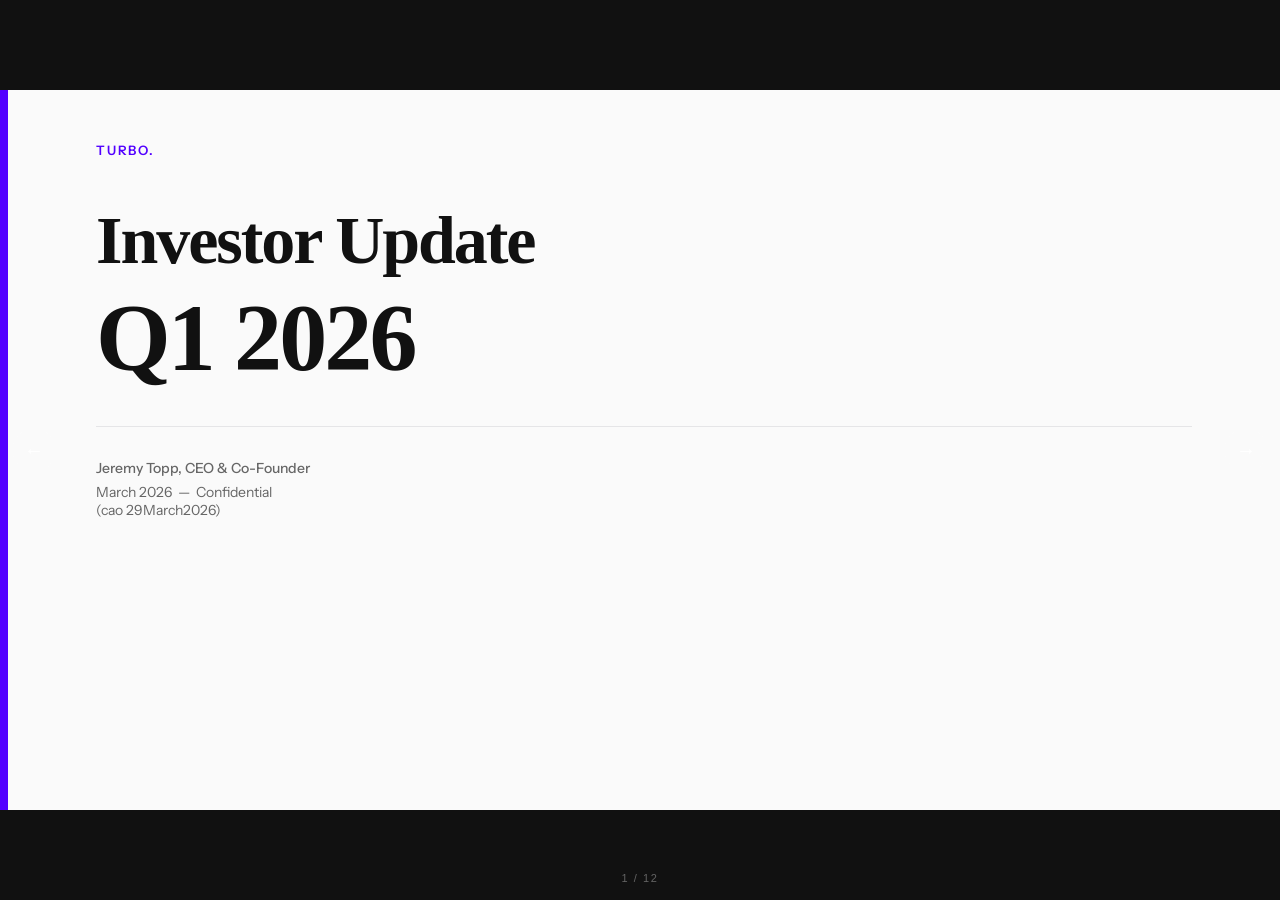
<file: index.html>
<!DOCTYPE html>
<html lang="en">
<head>
  <meta charset="UTF-8" />
  <meta name="viewport" content="width=device-width, initial-scale=1.0" />
  <title>Turbo — Q1 2026 Investor Update</title>
  <style>
    * { margin: 0; padding: 0; box-sizing: border-box; }
    html, body {
      width: 100%; height: 100%;
      background: #111;
      overflow: hidden;
    }
    #slideFrame {
      position: fixed;
      width: 1280px; height: 720px;
      border: none;
      transform-origin: top left;
    }
    .nav-btn {
      position: fixed; top: 50%; transform: translateY(-50%);
      background: rgba(255,255,255,0.08); border: none; color: white;
      font-size: 20px; width: 44px; height: 44px; border-radius: 50%;
      cursor: pointer; z-index: 100; transition: background 0.2s;
    }
    .nav-btn:hover { background: rgba(255,255,255,0.2); }
    .nav-prev { left: 12px; }
    .nav-next { right: 12px; }
    .slide-counter {
      position: fixed; bottom: 16px; left: 50%; transform: translateX(-50%);
      font-family: sans-serif;
      font-size: 11px; font-weight: 500; letter-spacing: 0.14em;
      color: rgba(255,255,255,0.35); z-index: 100;
    }
  </style>
</head>
<body>
  <iframe id="slideFrame" src="slide-01.html"></iframe>
  <button class="nav-btn nav-prev" onclick="prevSlide()">&#8592;</button>
  <button class="nav-btn nav-next" onclick="nextSlide()">&#8594;</button>
  <div class="slide-counter" id="counter">1 / 12</div>
  <script>
    const total = 12;
    let current = 1;

    function scale() {
      const w = window.innerWidth;
      const h = window.innerHeight;
      const s = Math.min(w / 1280, h / 720);
      const f = document.getElementById('slideFrame');
      f.style.transform = 'scale(' + s + ')';
      f.style.left = Math.round((w - 1280 * s) / 2) + 'px';
      f.style.top  = Math.round((h - 720  * s) / 2) + 'px';
    }

    function show(n) {
      const pad = String(n).padStart(2, '0');
      document.getElementById('slideFrame').src = 'slide-' + pad + '.html';
      document.getElementById('counter').textContent = n + ' / ' + total;
      current = n;
    }

    function nextSlide() { if (current < total) show(current + 1); }
    function prevSlide() { if (current > 1) show(current - 1); }

    document.addEventListener('keydown', e => {
      if (e.key === 'ArrowRight' || e.key === 'ArrowDown') nextSlide();
      if (e.key === 'ArrowLeft' || e.key === 'ArrowUp') prevSlide();
    });

    // Touch swipe support
    let touchStartX = 0;
    document.addEventListener('touchstart', e => { touchStartX = e.touches[0].clientX; }, { passive: true });
    document.addEventListener('touchend', e => {
      const dx = e.changedTouches[0].clientX - touchStartX;
      if (Math.abs(dx) > 50) { dx < 0 ? nextSlide() : prevSlide(); }
    }, { passive: true });

    window.addEventListener('resize', scale);
    scale();
  </script>
</body>
</html>
</file>
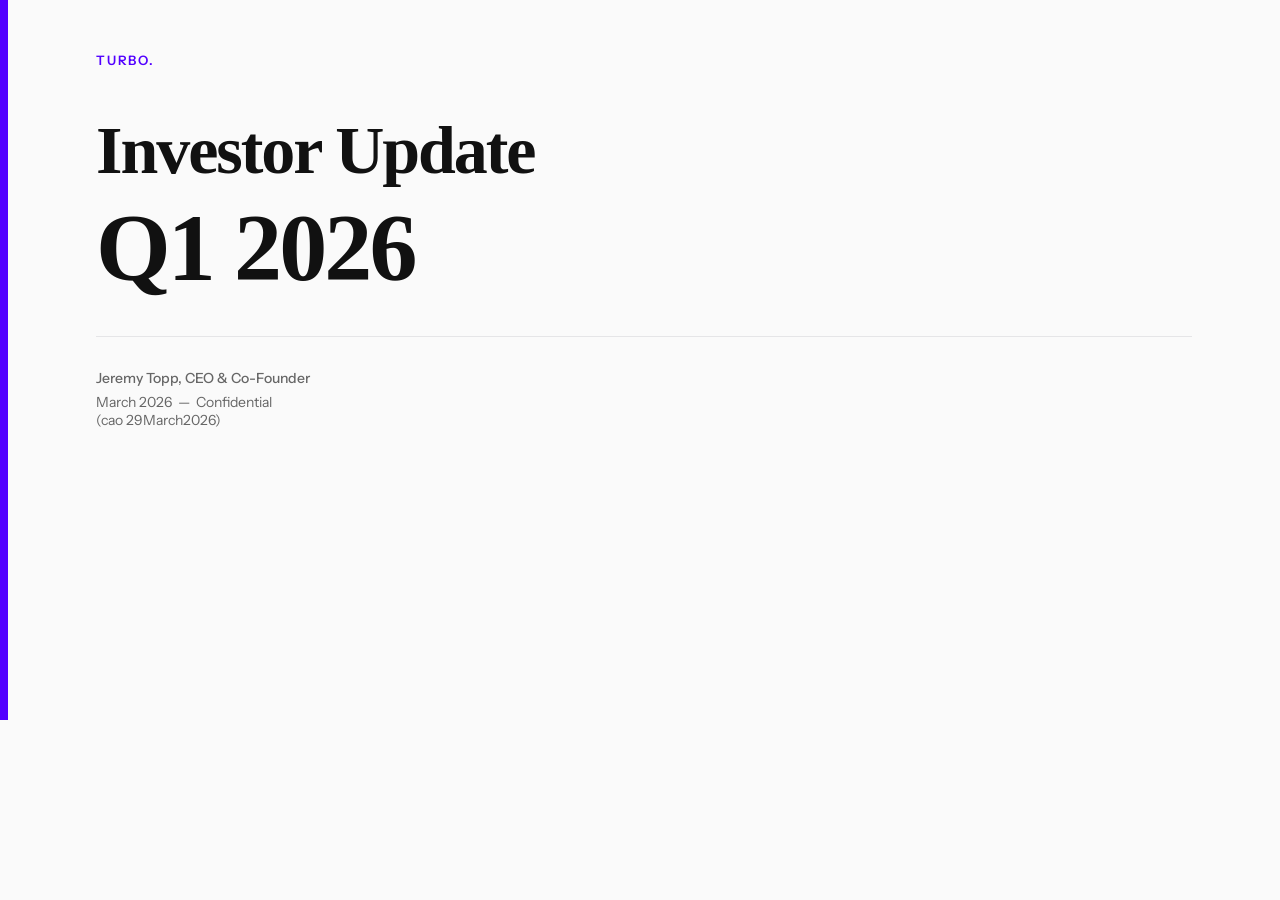
<file: slide-01.html>
<!DOCTYPE html>
<html lang="en">
<head>
  <meta charset="UTF-8" />
  <meta name="viewport" content="width=1280" />
  <title>Turbo — Investor Update Q1 2026</title>
  <link rel="stylesheet" href="theme.css" />
  <style>
    body { background: var(--bg); position: relative; }
    .accent-strip { position: absolute; top: 0; left: 0; width: 8px; height: 100%; background: var(--primary); }
    .content { position: relative; padding: 52px 88px 52px 96px; height: 720px; display: flex; flex-direction: column; justify-content: space-between; }
    .top-label { font-size: 13px; font-weight: 600; letter-spacing: 0.14em; text-transform: uppercase; color: var(--primary); margin-bottom: 48px; }
    .main-title { font-family: var(--font-display); font-size: 68px; font-weight: 700; line-height: 1; letter-spacing: -0.03em; color: #111; margin-bottom: 16px; }
    .quarter { font-family: var(--font-display); font-size: 96px; font-weight: 700; line-height: 1; letter-spacing: -0.03em; color: #111; margin-bottom: 0; }
    .meta-block { border-top: 1px solid #e5e5e7; padding-top: 32px; margin-top: 40px; display: flex; flex-direction: column; gap: 6px; }
    .author { font-size: 14px; font-weight: 500; color: #666; }
    .meta-small { font-size: 14px; color: #666; }
    .wordmark { font-family: var(--font-display); font-size: 13px; font-weight: 700; letter-spacing: 0.1em; color: var(--primary); }
  </style>
</head>
<body>
  <div class="accent-strip"></div>
  <div class="content">
    <div>
      <div class="top-label">TURBO.</div>
      <div class="main-title">Investor Update</div>
      <div class="quarter">Q1 2026</div>
      <div class="meta-block">
        <div class="author">Jeremy Topp, CEO &amp; Co-Founder</div>
        <div class="meta-small">March 2026 &nbsp;&mdash;&nbsp; Confidential<br>(cao 29March2026)</div>
      </div>
    </div>
  </div>
</body>
</html>
</file>
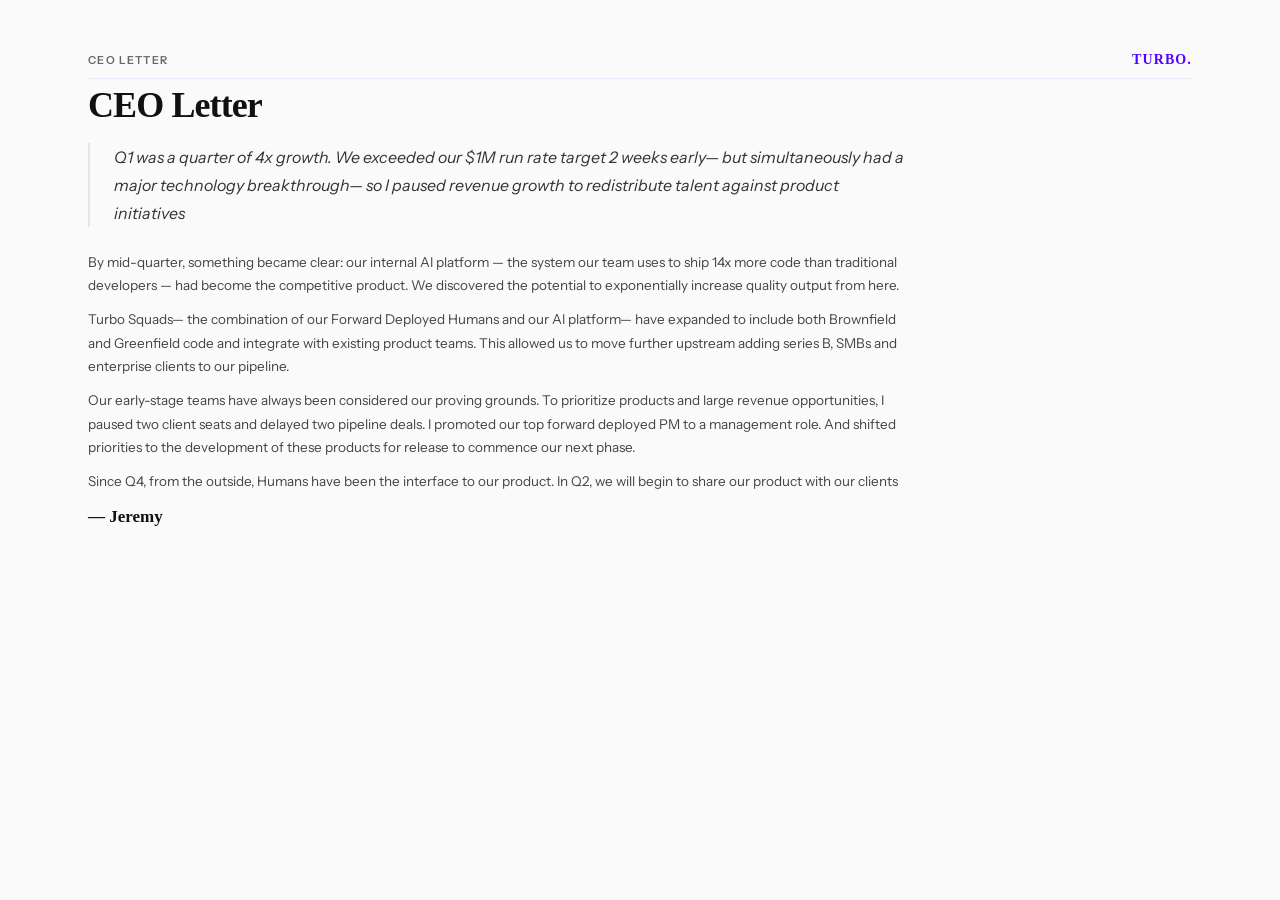
<file: slide-02.html>
<!DOCTYPE html>
<html lang="en">
<head>
  <meta charset="UTF-8" />
  <meta name="viewport" content="width=1280" />
  <title>Turbo — CEO Letter</title>
  <link rel="stylesheet" href="theme.css" />
  <style>
    .slide { padding: 52px 88px; }
    .title { font-size: 36px; margin-bottom: 18px; }
    .quote-block {
      border-left: 2px solid #e5e5e7;
      padding-left: 24px;
      margin-bottom: 24px;
      max-width: 820px;
    }
    .qtext { font-size: 16px; line-height: 1.75; color: #333; font-style: italic; }
    .body { font-size: 13.5px; line-height: 1.75; color: #444; margin-bottom: 10px; max-width: 820px; }
    .sig { font-family: var(--font-display); font-size: 17px; font-weight: 600; color: #111; margin-top: 4px; max-width: 820px; }
  </style>
</head>
<body>
  <div class="slide">
    <div class="hdr">
      <div class="sec">CEO Letter</div>
      <div class="wm">TURBO.</div>
    </div>
    <div class="title">CEO Letter</div>
    <div class="quote-block">
      <div class="qtext">Q1 was a quarter of 4x growth. We exceeded our $1M run rate target 2 weeks early&mdash; but simultaneously had a major technology breakthrough&mdash; so I paused revenue growth to redistribute talent against product initiatives</div>
    </div>
    <div class="body">By mid-quarter, something became clear: our internal AI platform &mdash; the system our team uses to ship 14x more code than traditional developers &mdash; had become the competitive product. We discovered the potential to exponentially increase quality output from here.</div>
    <div class="body">Turbo Squads&mdash; the combination of our Forward Deployed Humans and our AI platform&mdash; have expanded to include both Brownfield and Greenfield code and integrate with existing product teams. This allowed us to move further upstream adding series B, SMBs and enterprise clients to our pipeline.</div>
    <div class="body">Our early-stage teams have always been considered our proving grounds. To prioritize products and large revenue opportunities, I paused two client seats and delayed two pipeline deals. I promoted our top forward deployed PM to a management role. And shifted priorities to the development of these products for release to commence our next phase.</div>
    <div class="body">Since Q4, from the outside, Humans have been the interface to our product. In Q2, we will begin to share our product with our clients</div>
    <div class="sig">&mdash; Jeremy</div>
  </div>
</body>
</html>
</file>
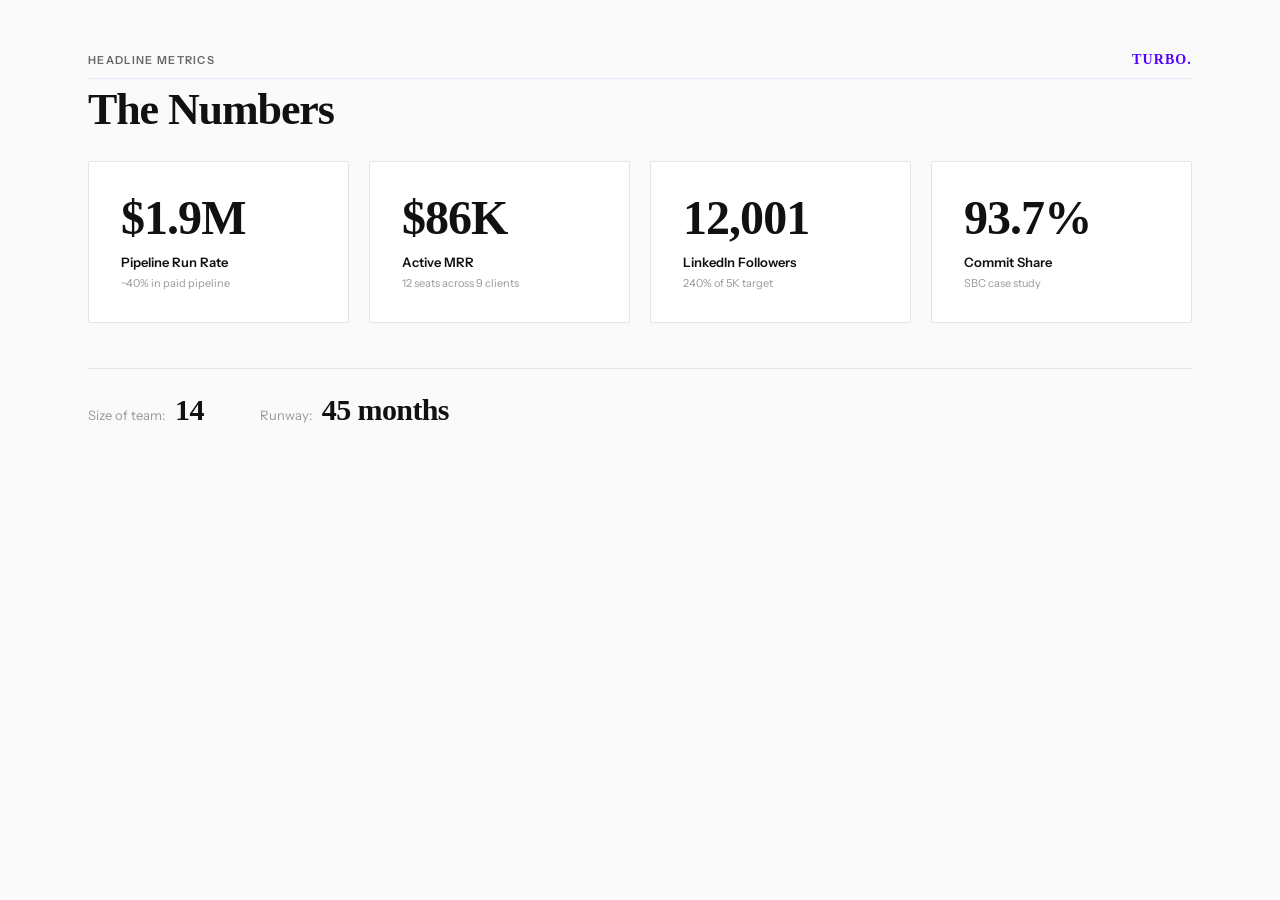
<file: slide-03.html>
<!DOCTYPE html>
<html lang="en">
<head>
  <meta charset="UTF-8" />
  <meta name="viewport" content="width=1280" />
  <title>Turbo — Headline Metrics</title>
  <link rel="stylesheet" href="theme.css" />
  <style>
    .slide { padding: 52px 88px; }
    .title { font-size: 44px; margin-bottom: 28px; }
    .grid { display: grid; grid-template-columns: repeat(4, 1fr); gap: 20px; margin-bottom: 45px; }
    .card { border: 1px solid #e5e5e7; background: #fff; padding: 32px; border-radius: 2px; }
    .val { font-family: var(--font-display); font-size: 48px; font-weight: 700; color: #111; line-height: 1; margin-bottom: 12px; letter-spacing: -0.02em; }
    .lbl { font-size: 13px; font-weight: 600; color: #111; margin-bottom: 6px; }
    .sub { font-size: 11px; color: #999; }
    .bottom { display: flex; gap: 56px; align-items: baseline; padding-top: 24px; border-top: 1px solid #e5e5e7; }
    .bi { display: flex; gap: 10px; align-items: baseline; }
    .bl { font-size: 13px; color: #999; }
    .bv { font-family: var(--font-display); font-size: 30px; font-weight: 700; color: #111; letter-spacing: -0.02em; }
  </style>
</head>
<body>
  <div class="slide">
    <div class="hdr"><div class="sec">Headline Metrics</div><div class="wm">TURBO.</div></div>
    <div class="title">The Numbers</div>
    <div class="grid">
      <div class="card"><div class="val">$1.9M</div><div class="lbl">Pipeline Run Rate</div><div class="sub">~40% in paid pipeline</div></div>
      <div class="card"><div class="val">$86K</div><div class="lbl">Active MRR</div><div class="sub">12 seats across 9 clients</div></div>
      <div class="card"><div class="val">12,001</div><div class="lbl">LinkedIn Followers</div><div class="sub">240% of 5K target</div></div>
      <div class="card"><div class="val">93.7%</div><div class="lbl">Commit Share</div><div class="sub">SBC case study</div></div>
    </div>
    <div class="bottom">
      <div class="bi"><div class="bl">Size of team:</div><div class="bv">14</div></div>
      <div class="bi"><div class="bl">Runway:</div><div class="bv">45 months</div></div>
    </div>
  </div>
</body>
</html>
</file>
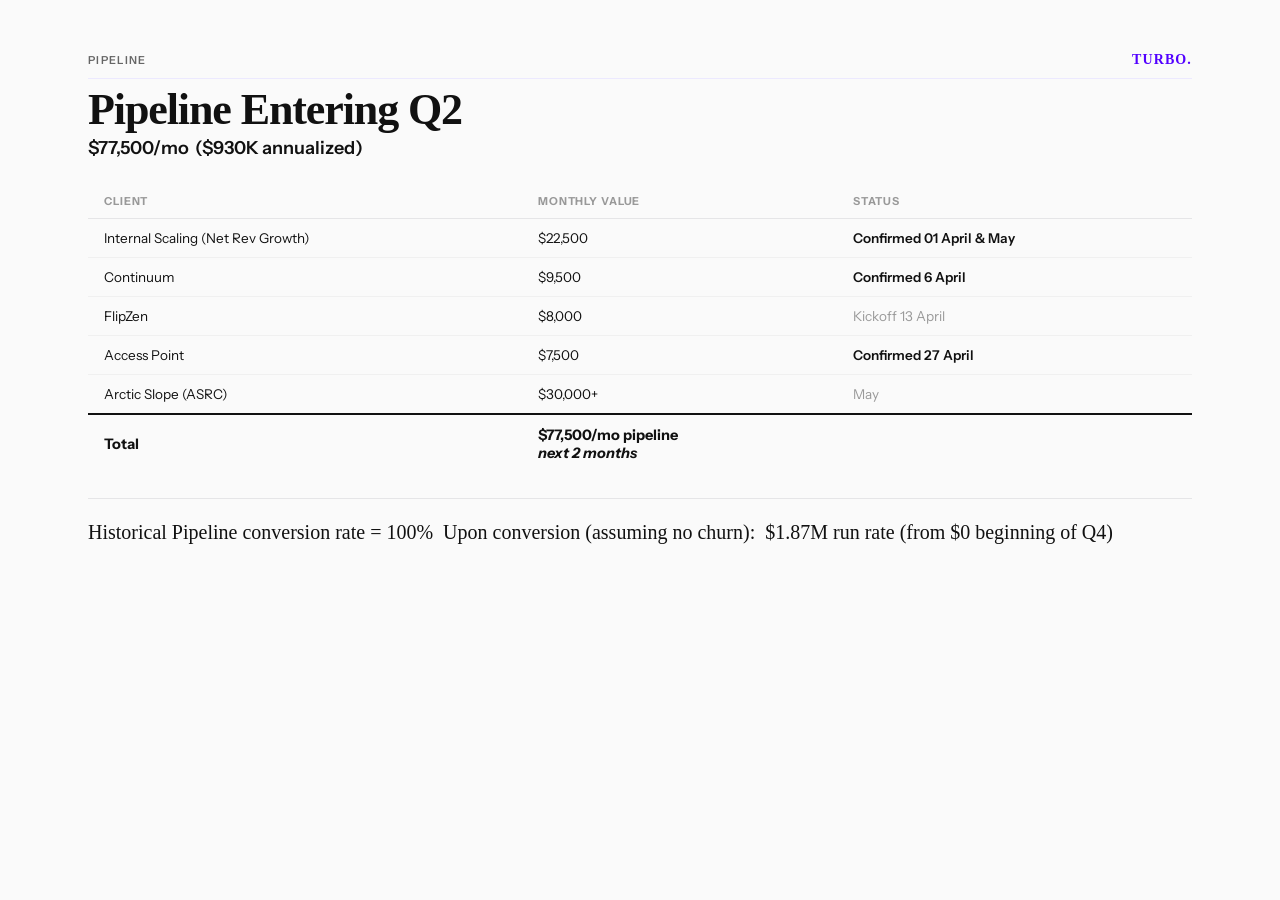
<file: slide-04.html>
<!DOCTYPE html>
<html lang="en">
<head>
  <meta charset="UTF-8" />
  <meta name="viewport" content="width=1280" />
  <title>Turbo — Pipeline</title>
  <link rel="stylesheet" href="theme.css" />
  <style>
    .slide { padding: 52px 88px; }
    .title { font-size: 44px; margin-bottom: 4px; }
    .subtitle { font-size: 18px; font-weight: 600; color: #111; margin-bottom: 25px; }
    table { width: 100%; border-collapse: collapse; margin-bottom: 25px; }
    th { font-size: 11px; font-weight: 700; letter-spacing: 0.08em; text-transform: uppercase; color: #999; padding: 10px 16px; text-align: left; border-bottom: 1px solid #e5e5e7; background: none; }
    td { font-size: 13.5px; padding: 11px 16px; border-bottom: 1px solid #f0f0f0; color: #111; }
    .total-row td { font-size: 14.5px; font-weight: 700; color: #111; border-top: 2px solid #111; border-bottom: none; background: none; }
    .g { color: #111; font-weight: 600; }
    .y { color: #999; }
    .callout { border: none; border-top: 1px solid #e5e5e7; padding-top: 16px; }
    .ct { font-family: var(--font-display); font-size: 20px; color: #111; line-height: 1.75; }
  </style>
</head>
<body>
  <div class="slide">
    <div class="hdr"><div class="sec">Pipeline</div><div class="wm">TURBO.</div></div>
    <div class="title">Pipeline Entering Q2</div>
    <div class="subtitle">$77,500/mo &nbsp;($930K annualized)</div>
    <table>
      <thead><tr><th>Client</th><th>Monthly Value</th><th>Status</th></tr></thead>
      <tbody>
        <tr><td>Internal Scaling (Net Rev Growth)</td><td>$22,500</td><td class="g">Confirmed 01 April &amp; May</td></tr>
        <tr><td>Continuum</td><td>$9,500</td><td class="g">Confirmed 6 April</td></tr>
        <tr><td>FlipZen</td><td>$8,000</td><td class="y">Kickoff 13 April</td></tr>
        <tr><td>Access Point</td><td>$7,500</td><td class="g">Confirmed 27 April</td></tr>
        <tr><td>Arctic Slope (ASRC)</td><td>$30,000+</td><td class="y">May</td></tr>
        <tr class="total-row"><td>Total</td><td>$77,500/mo pipeline<br><em>next 2 months</em></td><td></td></tr>
      </tbody>
    </table>
    <div class="callout">
      <div class="ct">Historical Pipeline conversion rate = 100%&nbsp;&nbsp;Upon conversion (assuming no churn): &nbsp;$1.87M run rate (from $0 beginning of Q4)</div>
    </div>
  </div>
</body>
</html>
</file>
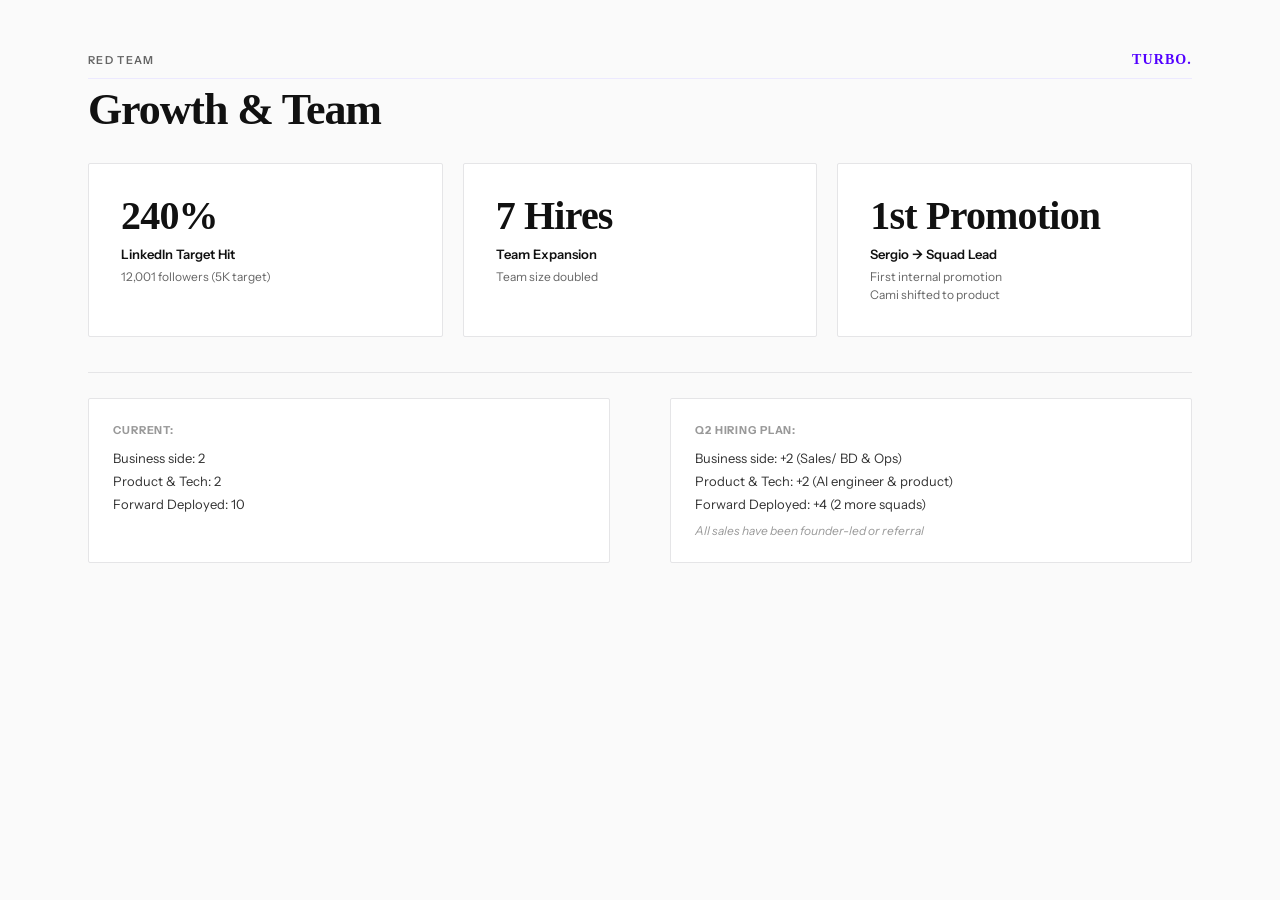
<file: slide-05.html>
<!DOCTYPE html>
<html lang="en">
<head>
  <meta charset="UTF-8" />
  <meta name="viewport" content="width=1280" />
  <title>Turbo — Growth &amp; Team</title>
  <link rel="stylesheet" href="theme.css" />
  <style>
    .slide { padding: 52px 88px; }
    .title { font-size: 44px; margin-bottom: 30px; }
    .grid { display: grid; grid-template-columns: repeat(3, 1fr); gap: 20px; margin-bottom: 35px; }
    .card { background: #fff; border: 1px solid #e5e5e7; padding: 32px; border-radius: 2px; }
    .val { font-family: var(--font-display); font-size: 40px; font-weight: 700; color: #111; line-height: 1; margin-bottom: 10px; letter-spacing: -0.02em; }
    .lbl { font-size: 13px; font-weight: 600; color: #111; margin-bottom: 6px; }
    .sub { font-size: 12px; color: var(--muted); line-height: 1.5; }
    .bottom { display: grid; grid-template-columns: 1fr 1fr; gap: 60px; padding-top: 25px; border-top: 1px solid #e5e5e7; }
    .bs { background: #fff; border: 1px solid #e5e5e7; padding: 24px; border-radius: 2px; }
    .bs h4 { font-size: 11px; font-weight: 700; letter-spacing: 0.08em; text-transform: uppercase; color: #999; margin-bottom: 10px; }
    .bs p { font-size: 13px; color: #333; line-height: 1.75; }
    .note { font-size: 12px; color: #999; margin-top: 8px; font-style: italic; }
  </style>
</head>
<body>
  <div class="slide">
    <div class="hdr"><div class="sec">Red Team</div><div class="wm">TURBO.</div></div>
    <div class="title">Growth &amp; Team</div>
    <div class="grid">
      <div class="card"><div class="val">240%</div><div class="lbl">LinkedIn Target Hit</div><div class="sub">12,001 followers (5K target)</div></div>
      <div class="card"><div class="val">7 Hires</div><div class="lbl">Team Expansion</div><div class="sub">Team size doubled</div></div>
      <div class="card"><div class="val">1st Promotion</div><div class="lbl">Sergio &rarr; Squad Lead</div><div class="sub">First internal promotion<br>Cami shifted to product</div></div>
    </div>
    <div class="bottom">
      <div class="bs">
        <h4>Current:</h4>
        <p>Business side: 2<br>Product &amp; Tech: 2<br>Forward Deployed: 10</p>
      </div>
      <div class="bs">
        <h4>Q2 hiring plan:</h4>
        <p>Business side: +2 (Sales/ BD &amp; Ops)<br>Product &amp; Tech: +2 (AI engineer &amp; product)<br>Forward Deployed: +4 (2 more squads)</p>
        <div class="note"><em>All sales have been founder-led or referral</em></div>
      </div>
    </div>
  </div>
</body>
</html>
</file>
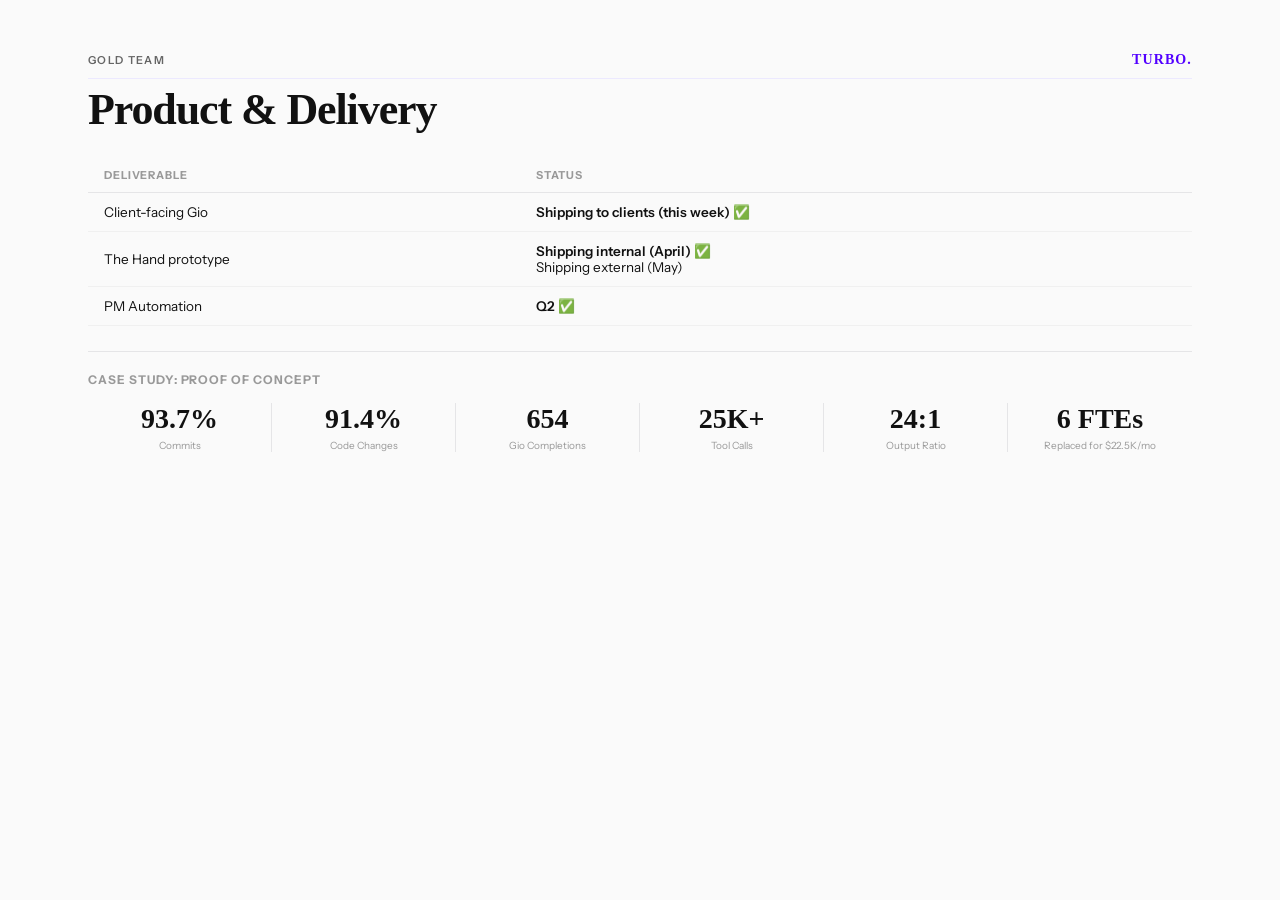
<file: slide-06.html>
<!DOCTYPE html>
<html lang="en">
<head>
  <meta charset="UTF-8" />
  <meta name="viewport" content="width=1280" />
  <title>Turbo — Product &amp; Delivery</title>
  <link rel="stylesheet" href="theme.css" />
  <style>
    .slide { padding: 52px 88px; }
    .title { font-size: 44px; margin-bottom: 25px; }
    table { width: 100%; border-collapse: collapse; margin-bottom: 25px; }
    th { font-size: 11px; font-weight: 700; letter-spacing: 0.08em; text-transform: uppercase; color: #999; padding: 10px 16px; text-align: left; background: none; border-bottom: 1px solid #e5e5e7; }
    td { font-size: 13.5px; padding: 11px 16px; border-bottom: 1px solid #f0f0f0; color: #111; }
    .g { color: #111; font-weight: 600; }
    .callout { border: none; border-top: 1px solid #e5e5e7; padding: 20px 0 0; }
    .ct { font-size: 12px; font-weight: 700; letter-spacing: 0.08em; text-transform: uppercase; color: #999; margin-bottom: 16px; }
    .stats { display: grid; grid-template-columns: repeat(6, 1fr); gap: 0; }
    .stat { text-align: center; padding: 0 20px; border-right: 1px solid #e5e5e7; }
    .stat:last-child { border-right: none; }
    .sv { font-family: var(--font-display); font-size: 28px; font-weight: 700; color: #111; margin-bottom: 4px; }
    .sl { font-size: 10px; color: #999; margin-top: 4px; line-height: 1.3; }
  </style>
</head>
<body>
  <div class="slide">
    <div class="hdr"><div class="sec">Gold Team</div><div class="wm">TURBO.</div></div>
    <div class="title">Product &amp; Delivery</div>
    <table>
      <thead><tr><th>Deliverable</th><th>Status</th></tr></thead>
      <tbody>
        <tr><td>Client-facing Gio</td><td class="g">Shipping to clients (this week) ✅</td></tr>
        <tr><td>The Hand prototype</td><td><span class="g">Shipping internal (April) ✅</span><br>Shipping external (May)</td></tr>
        <tr><td>PM Automation</td><td><span class="g">Q2 ✅</span></td></tr>
      </tbody>
    </table>
    <div class="callout">
      <div class="ct">Case Study: Proof of Concept</div>
      <div class="stats">
        <div class="stat"><div class="sv">93.7%</div><div class="sl">Commits</div></div>
        <div class="stat"><div class="sv">91.4%</div><div class="sl">Code Changes</div></div>
        <div class="stat"><div class="sv">654</div><div class="sl">Gio Completions</div></div>
        <div class="stat"><div class="sv">25K+</div><div class="sl">Tool Calls</div></div>
        <div class="stat"><div class="sv">24:1</div><div class="sl">Output Ratio</div></div>
        <div class="stat"><div class="sv">6 FTEs</div><div class="sl">Replaced for $22.5K/mo</div></div>
      </div>
    </div>
  </div>
</body>
</html>
</file>
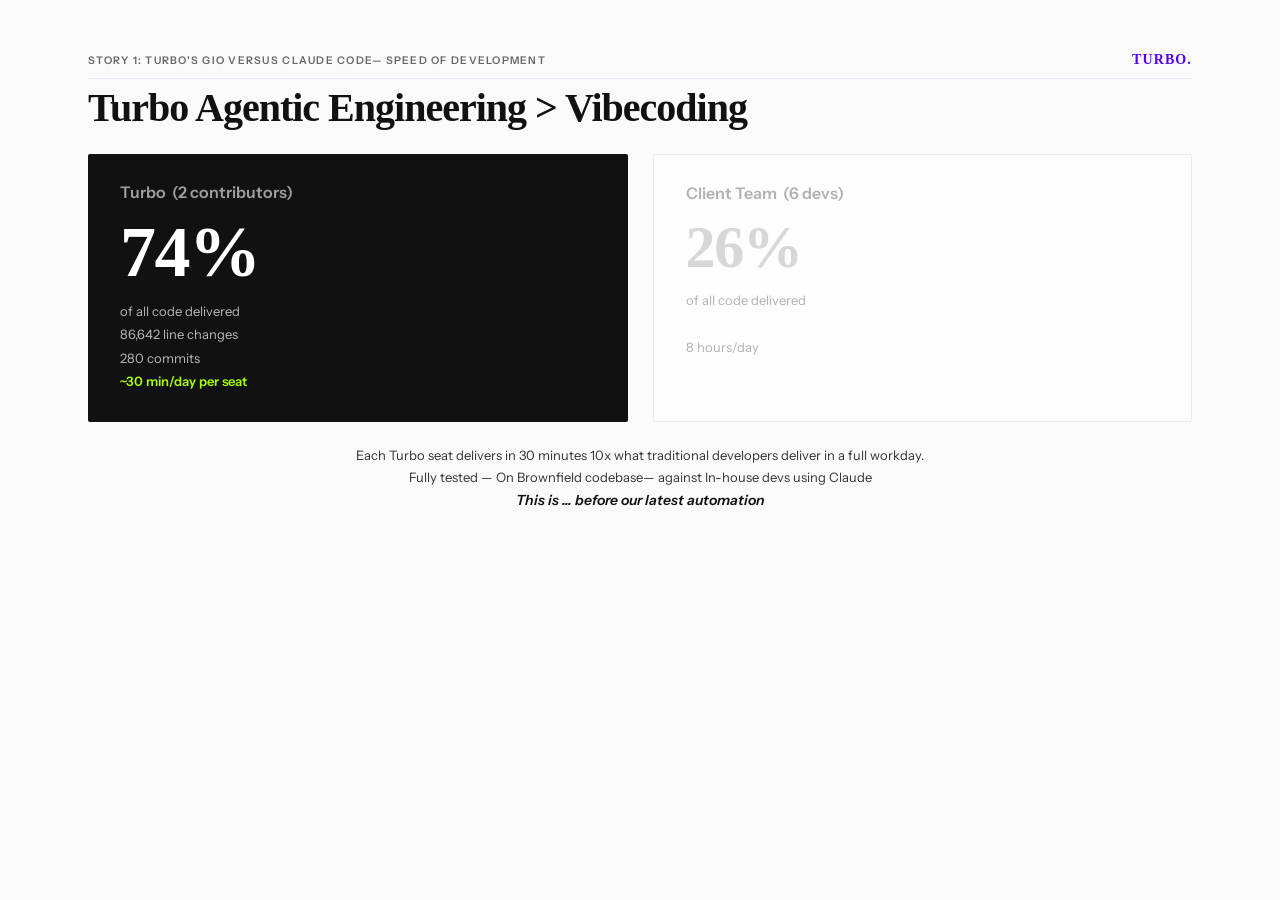
<file: slide-07.html>
<!DOCTYPE html>
<html lang="en">
<head>
  <meta charset="UTF-8" />
  <meta name="viewport" content="width=1280" />
  <title>Turbo — Agentic Engineering</title>
  <link rel="stylesheet" href="theme.css" />
  <style>
    .slide { padding: 52px 88px; }
    .title { font-size: 40px; margin-bottom: 25px; }
    .comparison { display: grid; grid-template-columns: 1fr 1fr; gap: 25px; margin-bottom: 25px; }
    .box { padding: 28px 32px; border-radius: 2px; }
    .box-turbo { background: #111; border: none; align-self: stretch; }
    .box-client { background: #fff; border: 1px solid #e5e5e7; opacity: 0.75; }
    .box-title { font-size: 16px; font-weight: 600; margin-bottom: 14px; }
    .turbo-title { color: rgba(255,255,255,0.6); }
    .client-title { color: #999; }
    .pct { font-family: var(--font-display); font-size: 72px; font-weight: 700; line-height: 1; margin-bottom: 12px; letter-spacing: -0.02em; }
    .turbo-pct { color: #fff; }
    .client-pct { color: #ccc; font-size: 60px; }
    .detail { font-size: 13px; line-height: 1.8; }
    .turbo-detail { color: rgba(255,255,255,0.7); }
    .client-detail { color: #999; }
    .green { color: #AAFE05; font-weight: 600; }
    .callouts { display: flex; flex-direction: column; gap: 6px; }
    .callout { font-size: 13px; font-weight: 400; color: #333; text-align: center; }
    .callout-hero { font-size: 14px; font-weight: 600; color: #111; text-align: center; font-style: italic; }
    .sec-sm { max-width: 700px; font-size: 10.5px; }
  </style>
</head>
<body>
  <div class="slide">
    <div class="hdr"><div class="sec sec-sm">Story 1: Turbo's Gio versus Claude Code&mdash; speed of development</div><div class="wm">TURBO.</div></div>
    <div class="title">Turbo Agentic Engineering &gt; Vibecoding</div>
    <div class="comparison">
      <div class="box box-turbo">
        <div class="box-title turbo-title">Turbo &nbsp;(2 contributors)</div>
        <div class="pct turbo-pct">74%</div>
        <div class="detail turbo-detail">of all code delivered<br>86,642 line changes<br>280 commits<br><span class="green">~30 min/day per seat</span></div>
      </div>
      <div class="box box-client">
        <div class="box-title client-title">Client Team &nbsp;(6 devs)</div>
        <div class="pct client-pct">26%</div>
        <div class="detail client-detail">of all code delivered<br><br>8 hours/day</div>
      </div>
    </div>
    <div class="callouts">
      <div class="callout">Each Turbo seat delivers in 30 minutes 10x what traditional developers deliver in a full workday.</div>
      <div class="callout">Fully tested &mdash; On Brownfield codebase&mdash; against In-house devs using Claude</div>
      <div class="callout-hero">This is ... <em>before our latest automation</em></div>
    </div>
  </div>
</body>
</html>
</file>
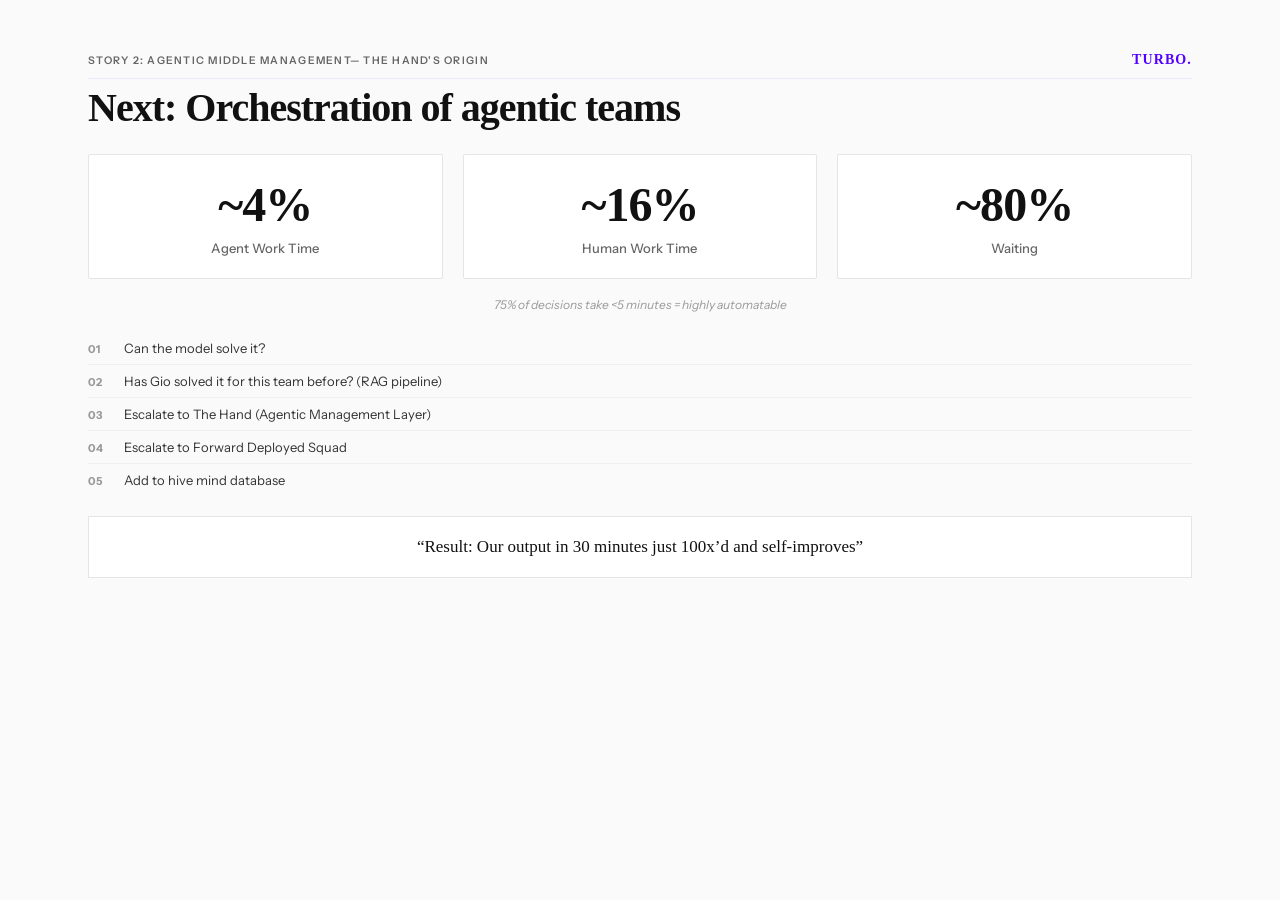
<file: slide-08.html>
<!DOCTYPE html>
<html lang="en">
<head>
  <meta charset="UTF-8" />
  <meta name="viewport" content="width=1280" />
  <title>Turbo — Orchestration</title>
  <link rel="stylesheet" href="theme.css" />
  <style>
    .slide { padding: 52px 88px; }
    .title { font-size: 40px; margin-bottom: 25px; }
    .stats { display: grid; grid-template-columns: repeat(3, 1fr); gap: 20px; margin-bottom: 18px; }
    .stat { background: #fff; border: 1px solid #e5e5e7; padding: 22px 26px; text-align: center; border-radius: 2px; }
    .sv { font-family: var(--font-display); font-size: 48px; font-weight: 700; letter-spacing: -0.02em; margin-bottom: 8px; color: #111; }
    .sv-h { color: #111; }
    .sv-w { color: #111; }
    .sl { font-size: 13px; color: var(--muted); font-weight: 500; }
    .caption { font-size: 12px; color: #999; text-align: center; margin-bottom: 20px; font-style: italic; }
    .cascade { padding: 0; margin-bottom: 20px; }
    .cf-row { display: flex; align-items: baseline; gap: 16px; padding: 8px 0; border-bottom: 1px solid #f0f0f0; }
    .cf-row:last-child { border-bottom: none; }
    .step-num { font-size: 11px; font-weight: 700; color: #999; min-width: 20px; }
    .step-text { font-size: 13px; color: #333; }
    .bottom { font-family: var(--font-display); font-size: 17px; color: #111; text-align: center; padding: 20px 28px; border: 1px solid #e5e5e7; background: #fff; }
    .sec-sm { max-width: 700px; font-size: 10.5px; }
  </style>
</head>
<body>
  <div class="slide">
    <div class="hdr"><div class="sec sec-sm">Story 2: Agentic Middle Management&mdash; The Hand's Origin</div><div class="wm">TURBO.</div></div>
    <div class="title">Next: Orchestration of agentic teams</div>
    <div class="stats">
      <div class="stat"><div class="sv">~4%</div><div class="sl">Agent Work Time</div></div>
      <div class="stat"><div class="sv sv-h">~16%</div><div class="sl">Human Work Time</div></div>
      <div class="stat"><div class="sv sv-w">~80%</div><div class="sl">Waiting</div></div>
    </div>
    <div class="caption">75% of decisions take &lt;5 minutes = highly automatable</div>
    <div class="cascade">
      <div class="cf-row"><span class="step-num">01</span><span class="step-text">Can the model solve it?</span></div>
      <div class="cf-row"><span class="step-num">02</span><span class="step-text">Has Gio solved it for this team before? (RAG pipeline)</span></div>
      <div class="cf-row"><span class="step-num">03</span><span class="step-text">Escalate to The Hand (Agentic Management Layer)</span></div>
      <div class="cf-row"><span class="step-num">04</span><span class="step-text">Escalate to Forward Deployed Squad</span></div>
      <div class="cf-row"><span class="step-num">05</span><span class="step-text">Add to hive mind database</span></div>
    </div>
    <div class="bottom">&ldquo;Result: Our output in 30 minutes just 100x&rsquo;d and self-improves&rdquo;</div>
  </div>
</body>
</html>
</file>
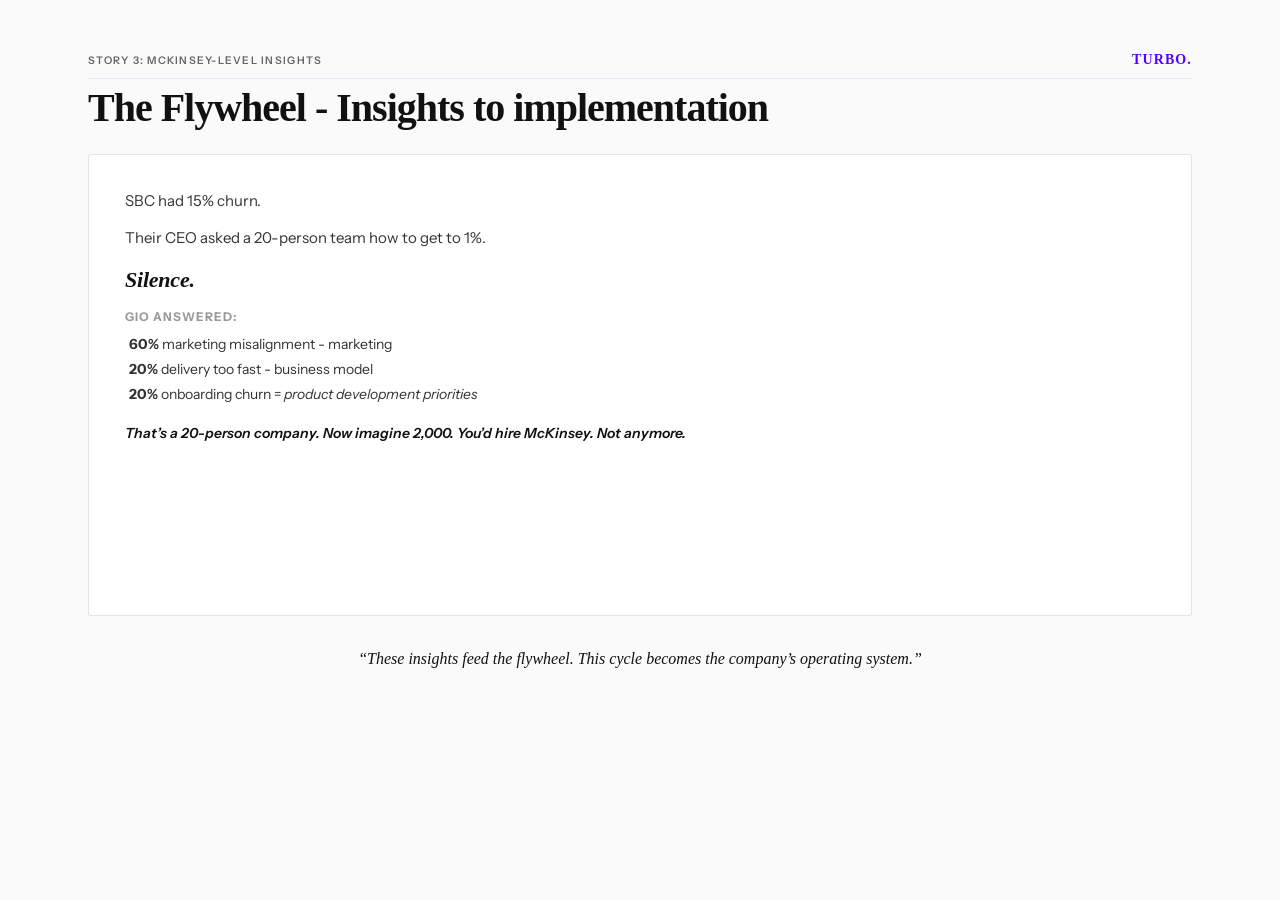
<file: slide-09.html>
<!DOCTYPE html>
<html lang="en">
<head>
  <meta charset="UTF-8" />
  <meta name="viewport" content="width=1280" />
  <title>Turbo — The Flywheel</title>
  <link rel="stylesheet" href="theme.css" />
  <style>
    .slide { padding: 52px 88px; }
    .title { font-size: 40px; margin-bottom: 25px; }
    .story { background: #fff; border: 1px solid #e5e5e7; padding: 32px 36px; margin-bottom: 22px; flex: 1; border-radius: 2px; }
    .st { font-size: 15px; line-height: 1.8; color: #333; margin-bottom: 10px; }
    .silence { font-size: 22px; font-family: var(--font-display); color: #111; font-style: italic; font-weight: 600; display: block; margin: 16px 0; letter-spacing: -0.01em; }
    .gio-label { font-size: 12px; font-weight: 700; letter-spacing: 0.08em; text-transform: uppercase; color: #999; margin-bottom: 8px; }
    .gio-items { font-size: 14px; line-height: 1.8; color: #333; padding-left: 4px; }
    .punch { font-size: 14px; color: #111; font-weight: 600; font-style: italic; margin-top: 16px; }
    .bottom { font-family: var(--font-display); font-size: 16px; color: #111; font-style: italic; text-align: center; padding-top: 12px; }
    .sec-sm { max-width: 700px; font-size: 10.5px; }
  </style>
</head>
<body>
  <div class="slide">
    <div class="hdr"><div class="sec sec-sm">Story 3: McKinsey-level Insights</div><div class="wm">TURBO.</div></div>
    <div class="title">The Flywheel - Insights to implementation</div>
    <div class="story">
      <div class="st">SBC had 15% churn.</div>
      <div class="st">Their CEO asked a 20-person team how to get to 1%.</div>
      <div class="silence">Silence.</div>
      <div class="gio-label">Gio answered:</div>
      <div class="gio-items">
        <strong>60%</strong> marketing misalignment - marketing<br>
        <strong>20%</strong> delivery too fast - business model<br>
        <strong>20%</strong> onboarding churn = <em>product development priorities</em>
      </div>
      <div class="punch">That&rsquo;s a 20-person company. Now imagine 2,000. You&rsquo;d hire McKinsey. Not anymore.</div>
    </div>
    <div class="bottom">&ldquo;These insights feed the flywheel. This cycle becomes the company&rsquo;s operating system.&rdquo;</div>
  </div>
</body>
</html>
</file>
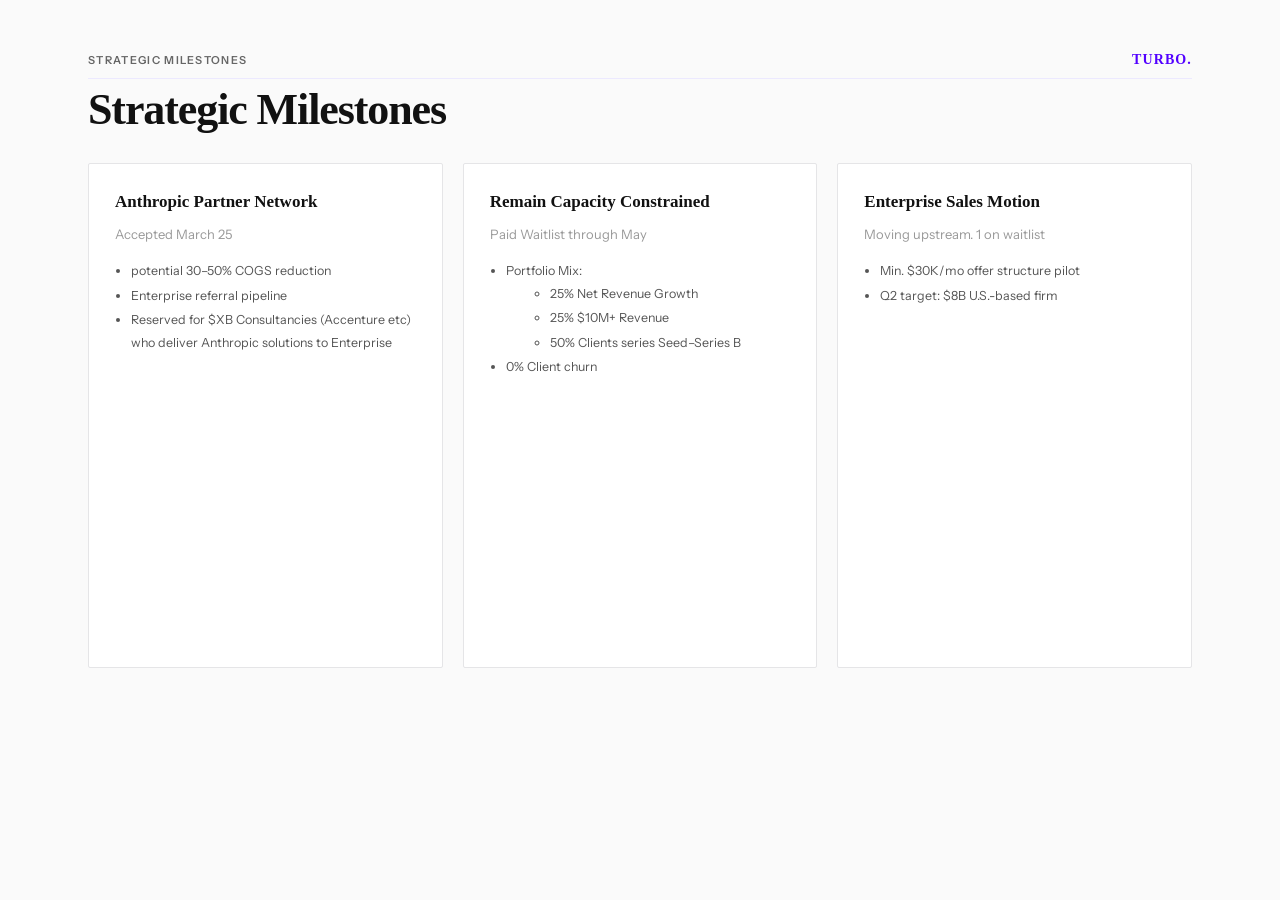
<file: slide-10.html>
<!DOCTYPE html>
<html lang="en">
<head>
  <meta charset="UTF-8" />
  <meta name="viewport" content="width=1280" />
  <title>Turbo — Strategic Milestones</title>
  <link rel="stylesheet" href="theme.css" />
  <style>
    .slide { padding: 52px 88px; }
    .title { font-size: 44px; margin-bottom: 30px; }
    .cols { display: grid; grid-template-columns: repeat(3, 1fr); gap: 20px; flex: 1; }
    .col { background: #fff; border: 1px solid #e5e5e7; padding: 28px 26px; border-radius: 2px; display: flex; flex-direction: column; gap: 10px; }
    .col-title { font-family: var(--font-display); font-size: 17px; font-weight: 700; margin-bottom: 4px; color: #111; }
    .sub { font-size: 13px; color: #999; margin-bottom: 8px; }
    .items { font-size: 12.5px; color: #555; line-height: 1.8; }
    .items li { margin-left: 16px; margin-bottom: 2px; }
    .nested { margin-left: 28px; }
  </style>
</head>
<body>
  <div class="slide">
    <div class="hdr"><div class="sec">Strategic Milestones</div><div class="wm">TURBO.</div></div>
    <div class="title">Strategic Milestones</div>
    <div class="cols">
      <div class="col">
        <div class="col-title">Anthropic Partner Network</div>
        <div class="sub">Accepted March 25</div>
        <ul class="items">
          <li>potential 30&ndash;50% COGS reduction</li>
          <li>Enterprise referral pipeline</li>
          <li>Reserved for $XB Consultancies (Accenture etc) who deliver Anthropic solutions to Enterprise</li>
        </ul>
      </div>
      <div class="col">
        <div class="col-title">Remain Capacity Constrained</div>
        <div class="sub">Paid Waitlist through May</div>
        <ul class="items">
          <li>Portfolio Mix:
            <ul class="nested">
              <li>25% Net Revenue Growth</li>
              <li>25% $10M+ Revenue</li>
              <li>50% Clients series Seed&ndash;Series B</li>
            </ul>
          </li>
          <li>0% Client churn</li>
        </ul>
      </div>
      <div class="col">
        <div class="col-title">Enterprise Sales Motion</div>
        <div class="sub">Moving upstream. 1 on waitlist</div>
        <ul class="items">
          <li>Min. $30K/mo offer structure pilot</li>
          <li>Q2 target: $8B U.S.-based firm</li>
        </ul>
      </div>
    </div>
  </div>
</body>
</html>
</file>
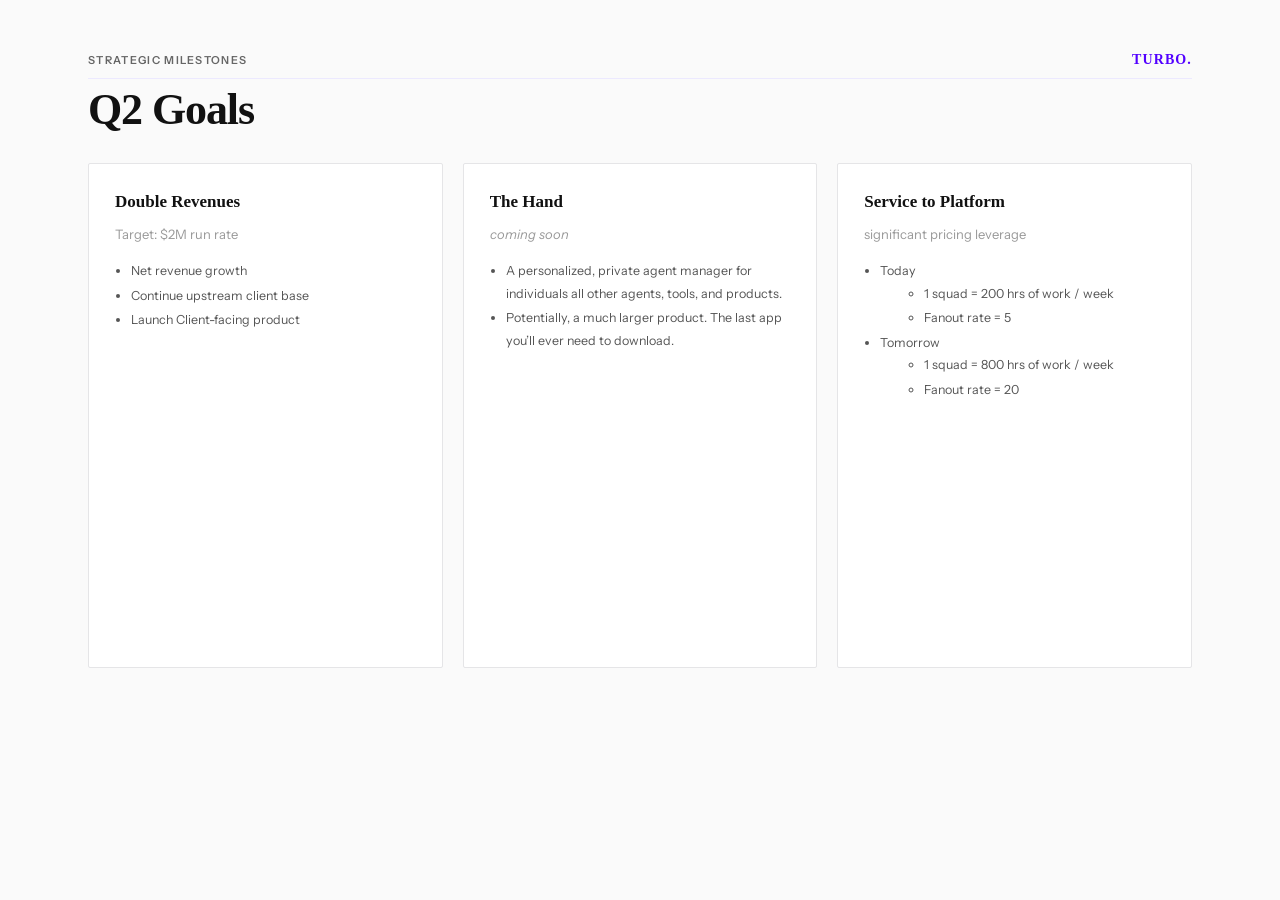
<file: slide-11.html>
<!DOCTYPE html>
<html lang="en">
<head>
  <meta charset="UTF-8" />
  <meta name="viewport" content="width=1280" />
  <title>Turbo — Q2 Goals</title>
  <link rel="stylesheet" href="theme.css" />
  <style>
    .slide { padding: 52px 88px; }
    .title { font-size: 44px; margin-bottom: 30px; }
    .cols { display: grid; grid-template-columns: repeat(3, 1fr); gap: 20px; flex: 1; }
    .col { background: #fff; border: 1px solid #e5e5e7; padding: 28px 26px; border-radius: 2px; display: flex; flex-direction: column; gap: 10px; }
    .col-title { font-family: var(--font-display); font-size: 17px; font-weight: 700; margin-bottom: 4px; color: #111; }
    .sub { font-size: 13px; color: #999; margin-bottom: 8px; }
    .sub-coming { font-size: 13px; color: #999; font-style: italic; margin-bottom: 8px; }
    .items { font-size: 12.5px; color: #555; line-height: 1.8; }
    .items li { margin-left: 16px; margin-bottom: 2px; }
    .nested { margin-left: 28px; }
  </style>
</head>
<body>
  <div class="slide">
    <div class="hdr"><div class="sec">Strategic Milestones</div><div class="wm">TURBO.</div></div>
    <div class="title">Q2 Goals</div>
    <div class="cols">
      <div class="col">
        <div class="col-title">Double Revenues</div>
        <div class="sub">Target: $2M run rate</div>
        <ul class="items">
          <li>Net revenue growth</li>
          <li>Continue upstream client base</li>
          <li>Launch Client-facing product</li>
        </ul>
      </div>
      <div class="col">
        <div class="col-title">The Hand</div>
        <div class="sub-coming">coming soon</div>
        <ul class="items">
          <li>A personalized, private agent manager for individuals all other agents, tools, and products.</li>
          <li>Potentially, a much larger product. The last app you&rsquo;ll ever need to download.</li>
        </ul>
      </div>
      <div class="col">
        <div class="col-title">Service to Platform</div>
        <div class="sub">significant pricing leverage</div>
        <ul class="items">
          <li>Today
            <ul class="nested">
              <li>1 squad = 200 hrs of work / week</li>
              <li>Fanout rate = 5</li>
            </ul>
          </li>
          <li>Tomorrow
            <ul class="nested">
              <li>1 squad = 800 hrs of work / week</li>
              <li>Fanout rate = 20</li>
            </ul>
          </li>
        </ul>
      </div>
    </div>
  </div>
</body>
</html>
</file>
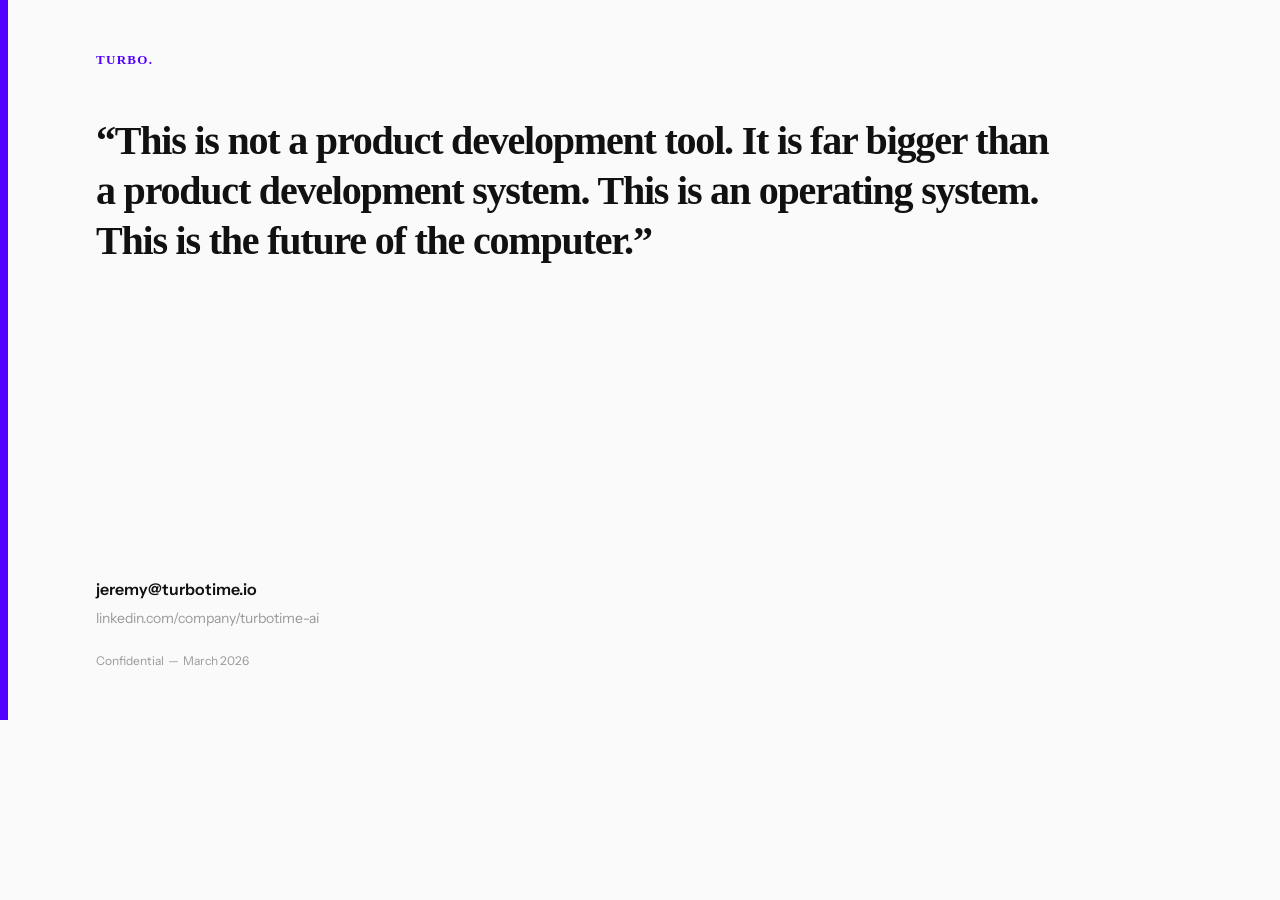
<file: slide-12.html>
<!DOCTYPE html>
<html lang="en">
<head>
  <meta charset="UTF-8" />
  <meta name="viewport" content="width=1280" />
  <title>Turbo — Closing</title>
  <link rel="stylesheet" href="theme.css" />
  <style>
    body { position: relative; overflow: hidden; }
    .accent-strip { position: absolute; top: 0; left: 0; width: 8px; height: 100%; background: var(--primary); }
    .content { position: relative; padding: 52px 88px 52px 96px; height: 720px; display: flex; flex-direction: column; justify-content: space-between; }
    .top-wm { font-family: var(--font-display); font-size: 13px; font-weight: 700; letter-spacing: 0.1em; color: var(--primary); margin-bottom: 48px; }
    .quote { font-family: var(--font-display); font-size: 40px; font-weight: 700; line-height: 1.25; color: #111; letter-spacing: -0.03em; margin-bottom: 56px; max-width: 960px; }
    .contact { display: flex; flex-direction: column; gap: 10px; }
    .email { font-size: 16px; font-weight: 600; color: #111; }
    .linkedin { font-size: 14px; color: #999; }
    .conf { font-size: 12px; color: #999; margin-top: 16px; }
  </style>
</head>
<body>
  <div class="accent-strip"></div>
  <div class="content">
    <div>
      <div class="top-wm">TURBO.</div>
      <div class="quote">&ldquo;This is not a product development tool. It is far bigger than a product development system. This is an operating system. This is the future of the computer.&rdquo;</div>
    </div>
    <div class="contact">
      <div class="email">jeremy@turbotime.io</div>
      <div class="linkedin">linkedin.com/company/turbotime-ai</div>
      <div class="conf">Confidential &nbsp;&mdash;&nbsp; March 2026</div>
    </div>
  </div>
</body>
</html>
</file>
<file: theme.css>
/* Turbo Investor Deck — Brand Theme */
/* Matches turbotime.io landing page design system */

@import url('https://fonts.googleapis.com/css2?family=Instrument+Sans:wght@400;500;600;700&display=swap');
@import url('https://api.fontshare.com/v2/css?f[]=gambetta@400,500,600,700&display=swap');

:root {
  --primary:  #5200FF;
  --pink:     #FF009D;
  --lime:     #AAFE05;
  --bg:       #fafafa;
  --card:     #fff;
  --border:   #ece9ff;
  --text:     #111;
  --muted:    #666;
  --card-tint:#f4f0ff;

  --font-body: 'Instrument Sans', -apple-system, sans-serif;
  --font-display: 'Gambetta', Georgia, serif;
}

* { margin: 0; padding: 0; box-sizing: border-box; }

body {
  width: 1280px;
  height: 720px;
  overflow: hidden;
  background: var(--bg);
  font-family: var(--font-body);
  color: var(--text);
}

/* Layout */
.slide {
  width: 1280px;
  height: 720px;
  padding: 44px 80px;
  display: flex;
  flex-direction: column;
}

/* Header bar */
.hdr {
  display: flex;
  justify-content: space-between;
  align-items: center;
  margin-bottom: 8px;
  border-bottom: 1px solid var(--border);
  padding-bottom: 10px;
}
.sec {
  font-size: 11px;
  font-weight: 600;
  letter-spacing: 0.12em;
  text-transform: uppercase;
  color: var(--muted);
}
.wm {
  font-size: 14px;
  font-weight: 700;
  letter-spacing: 0.08em;
  color: var(--primary);
  font-family: var(--font-display);
}

/* Display headings */
.title {
  font-family: var(--font-display);
  font-size: 48px;
  font-weight: 700;
  letter-spacing: -0.025em;
  color: var(--text);
  line-height: 1.05;
}

/* Cards */
.card {
  background: var(--card);
  border: 1.5px solid var(--border);
  border-radius: 4px;
  padding: 28px;
}
.card-tint {
  background: var(--card-tint);
  border: 1.5px solid var(--border);
  border-radius: 4px;
  padding: 28px;
}

/* Metric values */
.val {
  font-family: var(--font-display);
  font-size: 48px;
  font-weight: 700;
  color: var(--primary);
  line-height: 1;
  letter-spacing: -0.02em;
}

/* Chips / badges */
.chip {
  display: inline-block;
  background: var(--lime);
  color: var(--text);
  font-size: 11px;
  font-weight: 700;
  letter-spacing: 0.06em;
  text-transform: uppercase;
  padding: 3px 10px;
  border-radius: 2px;
}
.chip-purple {
  background: var(--primary);
  color: #fff;
}
.chip-pink {
  background: var(--pink);
  color: #fff;
}

/* Accent bar (left border) */
.accent-bar {
  border-left: 3px solid var(--primary);
  padding-left: 20px;
}

/* Text utilities */
.text-primary  { color: var(--primary); }
.text-pink     { color: var(--pink); }
.text-lime     { color: #3d8600; } /* dark lime for legibility on white */
.text-muted    { color: var(--muted); }
.font-display  { font-family: var(--font-display); }
</file>
